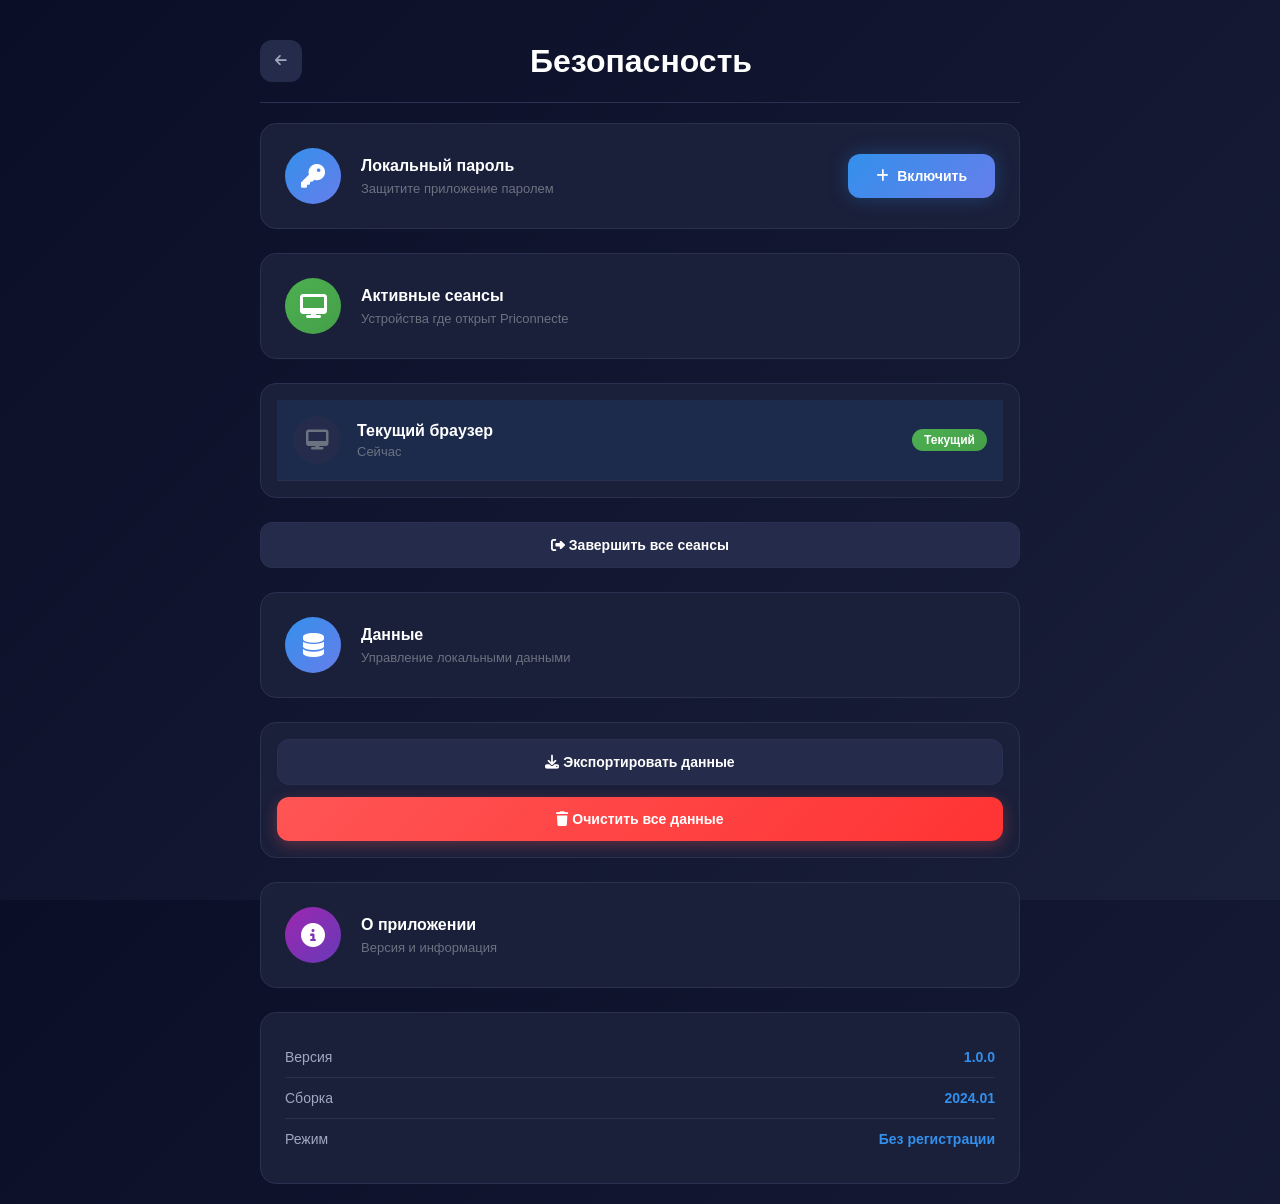
<file: password.html>
<!DOCTYPE html>
<html lang="ru">
<head>
    <meta charset="UTF-8">
    <meta name="viewport" content="width=device-width, initial-scale=1.0">
    <title>Priconnecte | Безопасность</title>
    <link rel="stylesheet" href="https://cdnjs.cloudflare.com/ajax/libs/font-awesome/6.4.0/css/all.min.css">
    <link rel="stylesheet" href="style.css">
</head>
<body class="passwords-page" style="background: var(--secondary-gradient);">

    <div class="passwords-container" style="max-width: 800px; margin: 0 auto; padding: 20px;">
        
        <header class="passwords-header" style="display: flex; align-items: center; justify-content: space-between; padding: 20px 0; margin-bottom: 20px; border-bottom: 1px solid var(--border-color);">
            <button class="icon-btn" onclick="window.location.href='index.html'">
                <i class="fas fa-arrow-left"></i>
            </button>
            <h1 style="font-weight: 600; color: var(--text-primary);">Безопасность</h1>
            <div style="width: 40px"></div>
        </header>

        <div class="passwords-content" style="display: flex; flex-direction: column; gap: 24px;">
            
            <!-- Локальный пароль -->
            <section class="security-section" style="background: var(--bg-secondary); border-radius: var(--border-radius); padding: 24px; display: flex; align-items: center; gap: 20px; border: 1px solid var(--border-color);">
                <div class="section-icon-gradient blue" style="width: 56px; height: 56px; background: var(--accent-gradient); border-radius: 50%; display: flex; align-items: center; justify-content: center; color: white; font-size: 24px;">
                    <i class="fas fa-key"></i>
                </div>
                <div class="section-info" style="flex: 1;">
                    <h2 style="font-weight: 600; color: var(--text-primary); font-size: 16px; margin-bottom: 6px;">Локальный пароль</h2>
                    <p style="color: var(--text-hint); font-size: 13px;">Защитите приложение паролем</p>
                </div>
                <button class="btn-primary-gradient" id="local-pass-btn" onclick="toggleLocalPassword()">
                    <i class="fas fa-plus"></i> Включить
                </button>
            </section>

            <div class="security-form hidden" id="local-password-form" style="background: var(--bg-secondary); border-radius: var(--border-radius); padding: 24px; border: 1px solid var(--border-color);">
                <h3 style="font-weight: 600; color: var(--text-primary); margin-bottom: 20px;"><i class="fas fa-lock" style="color: #3390ec;"></i> Настройка пароля</h3>
                <div class="input-group">
                    <label>Пароль</label>
                    <input type="password" id="local-password" class="input-field-gradient" placeholder="Минимум 4 символа">
                </div>
                <div class="input-group">
                    <label>Подтвердите пароль</label>
                    <input type="password" id="local-password-confirm" class="input-field-gradient" placeholder="Повторите пароль">
                </div>
                <div class="form-actions">
                    <button class="btn-secondary-gradient" onclick="cancelLocalPassword()">Отмена</button>
                    <button class="btn-primary-gradient" onclick="saveLocalPassword()">Сохранить</button>
                </div>
            </div>

            <!-- Активные сеансы -->
            <section class="security-section" style="background: var(--bg-secondary); border-radius: var(--border-radius); padding: 24px; display: flex; align-items: center; gap: 20px; border: 1px solid var(--border-color);">
                <div class="section-icon-gradient green" style="width: 56px; height: 56px; background: var(--success-gradient); border-radius: 50%; display: flex; align-items: center; justify-content: center; color: white; font-size: 24px;">
                    <i class="fas fa-desktop"></i>
                </div>
                <div class="section-info" style="flex: 1;">
                    <h2 style="font-weight: 600; color: var(--text-primary); font-size: 16px; margin-bottom: 6px;">Активные сеансы</h2>
                    <p style="color: var(--text-hint); font-size: 13px;">Устройства где открыт Priconnecte</p>
                </div>
            </section>

            <div class="sessions-list" id="sessions-list" style="background: var(--bg-secondary); border-radius: var(--border-radius); padding: 16px; border: 1px solid var(--border-color);">
                <div class="session-item current" style="display: flex; align-items: center; gap: 16px; padding: 16px; border-bottom: 1px solid var(--border-color); background: rgba(51, 144, 236, 0.1);">
                    <div class="session-icon" style="width: 48px; height: 48px; background: var(--bg-tertiary); border-radius: 50%; display: flex; align-items: center; justify-content: center; color: var(--text-hint); font-size: 20px;">
                        <i class="fas fa-desktop"></i>
                    </div>
                    <div class="session-info" style="flex: 1;">
                        <h4 style="font-weight: 600; color: var(--text-primary); margin-bottom: 4px;">Текущий браузер</h4>
                        <p style="color: var(--text-hint); font-size: 13px;">Сейчас</p>
                    </div>
                    <span class="session-badge" style="background: var(--success-gradient); color: white; font-size: 12px; font-weight: 600; padding: 4px 12px; border-radius: 20px;">Текущий</span>
                </div>
            </div>

            <button class="btn-secondary-gradient full-width" onclick="terminateAllSessions()">
                <i class="fas fa-sign-out-alt"></i> Завершить все сеансы
            </button>

            <!-- Данные -->
            <section class="security-section" style="background: var(--bg-secondary); border-radius: var(--border-radius); padding: 24px; display: flex; align-items: center; gap: 20px; border: 1px solid var(--border-color);">
                <div class="section-icon-gradient blue" style="width: 56px; height: 56px; background: var(--accent-gradient); border-radius: 50%; display: flex; align-items: center; justify-content: center; color: white; font-size: 24px;">
                    <i class="fas fa-database"></i>
                </div>
                <div class="section-info" style="flex: 1;">
                    <h2 style="font-weight: 600; color: var(--text-primary); font-size: 16px; margin-bottom: 6px;">Данные</h2>
                    <p style="color: var(--text-hint); font-size: 13px;">Управление локальными данными</p>
                </div>
            </section>

            <div class="data-settings" style="background: var(--bg-secondary); border-radius: var(--border-radius); padding: 16px; border: 1px solid var(--border-color);">
                <button class="btn-secondary-gradient full-width" onclick="exportData()">
                    <i class="fas fa-download"></i> Экспортировать данные
                </button>
                <button class="btn-danger-gradient full-width" style="margin-top: 12px;" onclick="confirmClearData()">
                    <i class="fas fa-trash"></i> Очистить все данные
                </button>
            </div>

            <!-- О приложении -->
            <section class="security-section" style="background: var(--bg-secondary); border-radius: var(--border-radius); padding: 24px; display: flex; align-items: center; gap: 20px; border: 1px solid var(--border-color);">
                <div class="section-icon-gradient purple" style="width: 56px; height: 56px; background: linear-gradient(135deg, #9c27b0, #673ab7); border-radius: 50%; display: flex; align-items: center; justify-content: center; color: white; font-size: 24px;">
                    <i class="fas fa-info-circle"></i>
                </div>
                <div class="section-info" style="flex: 1;">
                    <h2 style="font-weight: 600; color: var(--text-primary); font-size: 16px; margin-bottom: 6px;">О приложении</h2>
                    <p style="color: var(--text-hint); font-size: 13px;">Версия и информация</p>
                </div>
            </section>

            <div class="app-info" style="background: var(--bg-secondary); border-radius: var(--border-radius); padding: 24px; border: 1px solid var(--border-color);">
                <div class="info-row" style="display: flex; justify-content: space-between; padding: 12px 0; border-bottom: 1px solid var(--border-color);">
                    <span style="color: var(--text-secondary);">Версия</span>
                    <span style="color: #3390ec; font-weight: 600;">1.0.0</span>
                </div>
                <div class="info-row" style="display: flex; justify-content: space-between; padding: 12px 0; border-bottom: 1px solid var(--border-color);">
                    <span style="color: var(--text-secondary);">Сборка</span>
                    <span style="color: #3390ec; font-weight: 600;">2024.01</span>
                </div>
                <div class="info-row" style="display: flex; justify-content: space-between; padding: 12px 0;">
                    <span style="color: var(--text-secondary);">Режим</span>
                    <span style="color: #3390ec; font-weight: 600;">Без регистрации</span>
                </div>
            </div>

        </div>
    </div>

    <div id="notification-container"></div>
    <script src="script.js"></script>
</body>
</html>
</file>
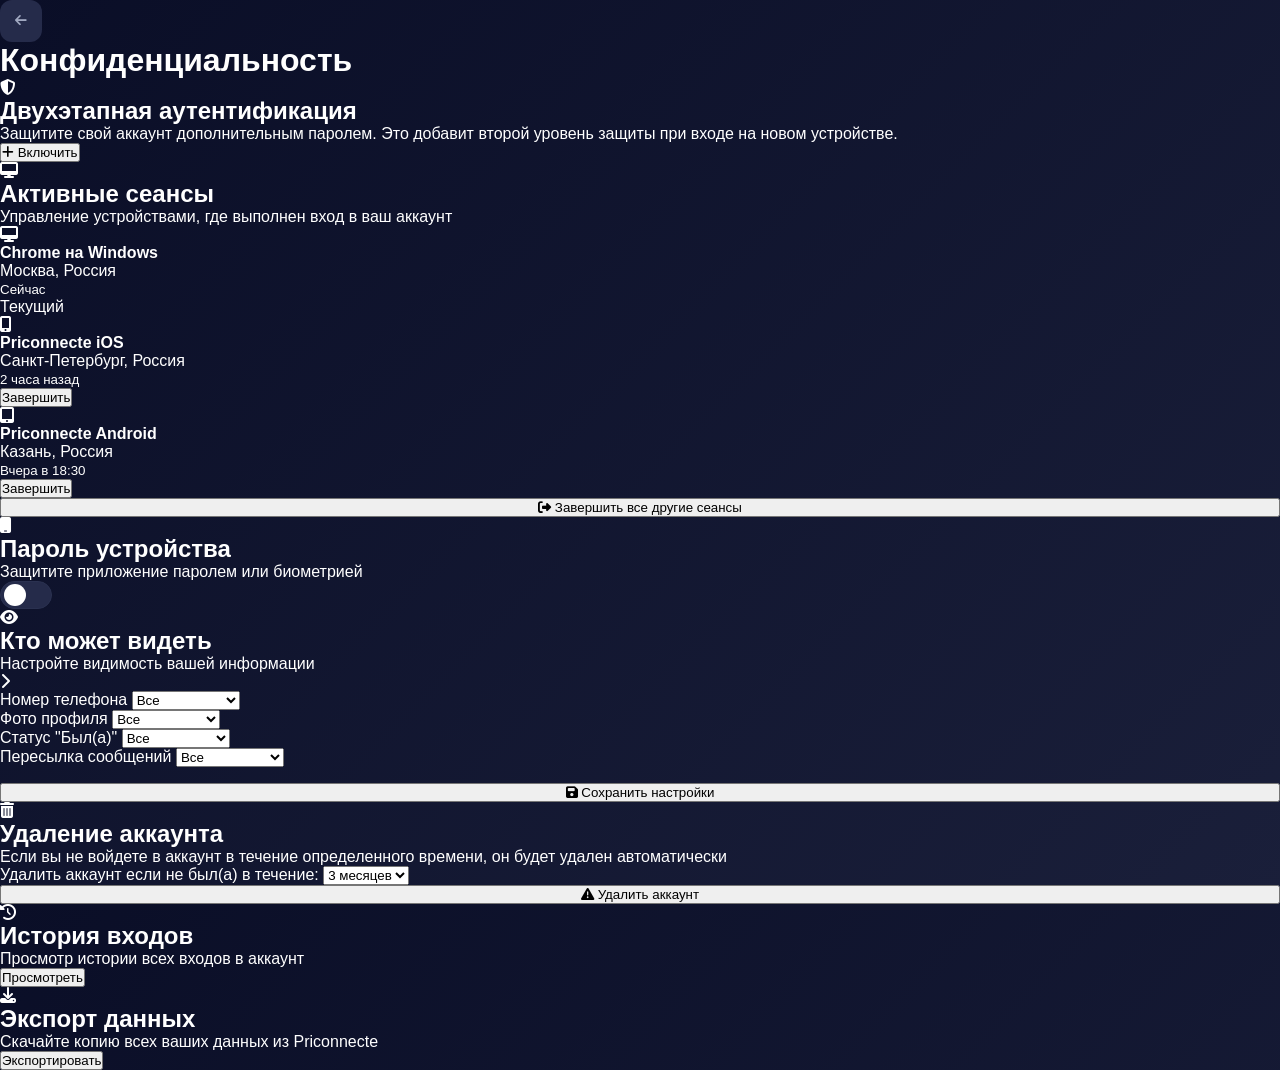
<file: Qwen_html_20260401_2gdoxzcfd.html>
<!DOCTYPE html>
<html lang="ru">
<head>
    <meta charset="UTF-8">
    <meta name="viewport" content="width=device-width, initial-scale=1.0">
    <meta name="description" content="Priconnecte - Настройки безопасности">
    <title>Priconnecte | Конфиденциальность</title>
    <link rel="stylesheet" href="https://cdnjs.cloudflare.com/ajax/libs/font-awesome/6.4.0/css/all.min.css">
    <link rel="stylesheet" href="style.css">
</head>
<body class="passwords-page">

    <!-- ==================== СТРАНИЦА КОНФИДЕНЦИАЛЬНОСТИ ==================== -->
    <div class="passwords-container">
        
        <!-- Хедер -->
        <header class="passwords-header">
            <button class="icon-btn" onclick="window.location.href='index.html'">
                <i class="fas fa-arrow-left"></i>
            </button>
            <h1>Конфиденциальность</h1>
            <div style="width: 40px"></div>
        </header>

        <div class="passwords-content">
            
            <!-- Секция 1: Двухэтапная аутентификация -->
            <section class="security-section">
                <div class="section-icon blue">
                    <i class="fas fa-shield-alt"></i>
                </div>
                <div class="section-info">
                    <h2>Двухэтапная аутентификация</h2>
                    <p class="section-desc">Защитите свой аккаунт дополнительным паролем. Это добавит второй уровень защиты при входе на новом устройстве.</p>
                </div>
                <button class="btn-primary" id="2fa-toggle-btn" onclick="toggle2FASetup()">
                    <i class="fas fa-plus"></i> Включить
                </button>
            </section>

            <!-- Форма настройки 2FA -->
            <div class="security-form hidden" id="2fa-setup-form">
                <h3><i class="fas fa-lock"></i> Настройка пароля</h3>
                <div class="input-group">
                    <label for="2fa-password">Новый пароль</label>
                    <input type="password" id="2fa-password" class="input-field" placeholder="Минимум 6 символов" oninput="checkPasswordStrength(this.value)">
                    <div class="password-strength" id="password-strength">
                        <div class="strength-bar"></div>
                        <span class="strength-text">Сложность пароля</span>
                    </div>
                </div>
                <div class="input-group">
                    <label for="2fa-confirm">Подтвердите пароль</label>
                    <input type="password" id="2fa-confirm" class="input-field" placeholder="Повторите пароль">
                </div>
                <div class="input-group">
                    <label for="2fa-hint">Подсказка для пароля</label>
                    <input type="text" id="2fa-hint" class="input-field" placeholder="Необязательно">
                    <small>Эта подсказка будет показана, если вы забудете пароль</small>
                </div>
                <div class="input-group">
                    <label for="2fa-email">Email для восстановления</label>
                    <input type="email" id="2fa-email" class="input-field" placeholder="example@mail.com">
                    <small>На этот email будет отправлен код для сброса пароля</small>
                </div>
                <div class="form-actions">
                    <button class="btn-secondary" onclick="cancel2FA()">Отмена</button>
                    <button class="btn-primary" onclick="save2FA()">Сохранить</button>
                </div>
            </div>

            <!-- Секция 2: Активные сеансы -->
            <section class="security-section">
                <div class="section-icon green">
                    <i class="fas fa-desktop"></i>
                </div>
                <div class="section-info">
                    <h2>Активные сеансы</h2>
                    <p class="section-desc">Управление устройствами, где выполнен вход в ваш аккаунт</p>
                </div>
            </section>

            <div class="sessions-list" id="sessions-list">
                <div class="session-item current">
                    <div class="session-icon">
                        <i class="fas fa-desktop"></i>
                    </div>
                    <div class="session-info">
                        <h4>Chrome на Windows</h4>
                        <p>Москва, Россия</p>
                        <small class="session-time">Сейчас</small>
                    </div>
                    <span class="session-badge">Текущий</span>
                </div>

                <div class="session-item">
                    <div class="session-icon">
                        <i class="fas fa-mobile-alt"></i>
                    </div>
                    <div class="session-info">
                        <h4>Priconnecte iOS</h4>
                        <p>Санкт-Петербург, Россия</p>
                        <small class="session-time">2 часа назад</small>
                    </div>
                    <button class="btn-text-danger" onclick="terminateSession(this)">Завершить</button>
                </div>

                <div class="session-item">
                    <div class="session-icon">
                        <i class="fas fa-tablet-alt"></i>
                    </div>
                    <div class="session-info">
                        <h4>Priconnecte Android</h4>
                        <p>Казань, Россия</p>
                        <small class="session-time">Вчера в 18:30</small>
                    </div>
                    <button class="btn-text-danger" onclick="terminateSession(this)">Завершить</button>
                </div>
            </div>

            <button class="btn-secondary full-width" onclick="terminateAllSessions()">
                <i class="fas fa-sign-out-alt"></i> Завершить все другие сеансы
            </button>

            <!-- Секция 3: Пароль устройства -->
            <section class="security-section">
                <div class="section-icon orange">
                    <i class="fas fa-mobile"></i>
                </div>
                <div class="section-info">
                    <h2>Пароль устройства</h2>
                    <p class="section-desc">Защитите приложение паролем или биометрией</p>
                </div>
                <label class="switch">
                    <input type="checkbox" id="device-lock">
                    <span class="slider round"></span>
                </label>
            </section>

            <!-- Секция 4: Кто может видеть -->
            <section class="security-section">
                <div class="section-icon purple">
                    <i class="fas fa-eye"></i>
                </div>
                <div class="section-info">
                    <h2>Кто может видеть</h2>
                    <p class="section-desc">Настройте видимость вашей информации</p>
                </div>
                <i class="fas fa-chevron-right"></i>
            </section>

            <div class="privacy-settings">
                <div class="privacy-item">
                    <span>Номер телефона</span>
                    <select id="privacy-phone">
                        <option value="everyone">Все</option>
                        <option value="contacts">Мои контакты</option>
                        <option value="nobody">Никто</option>
                    </select>
                </div>
                <div class="privacy-item">
                    <span>Фото профиля</span>
                    <select id="privacy-photo">
                        <option value="everyone">Все</option>
                        <option value="contacts">Мои контакты</option>
                        <option value="nobody">Никто</option>
                    </select>
                </div>
                <div class="privacy-item">
                    <span>Статус "Был(а)"</span>
                    <select id="privacy-lastseen">
                        <option value="everyone">Все</option>
                        <option value="contacts">Мои контакты</option>
                        <option value="nobody">Никто</option>
                    </select>
                </div>
                <div class="privacy-item">
                    <span>Пересылка сообщений</span>
                    <select id="privacy-forward">
                        <option value="everyone">Все</option>
                        <option value="contacts">Мои контакты</option>
                        <option value="nobody">Никто</option>
                    </select>
                </div>
            </div>

            <button class="btn-primary full-width" onclick="savePrivacySettings()" style="margin-top: 16px;">
                <i class="fas fa-save"></i> Сохранить настройки
            </button>

            <!-- Секция 5: Удаление аккаунта -->
            <section class="security-section danger-section">
                <div class="section-icon red">
                    <i class="fas fa-trash-alt"></i>
                </div>
                <div class="section-info">
                    <h2>Удаление аккаунта</h2>
                    <p class="section-desc">Если вы не войдете в аккаунт в течение определенного времени, он будет удален автоматически</p>
                </div>
            </section>

            <div class="auto-delete-settings">
                <label>Удалить аккаунт если не был(а) в течение:</label>
                <select id="auto-delete-period">
                    <option value="1">1 месяца</option>
                    <option value="3" selected>3 месяцев</option>
                    <option value="6">6 месяцев</option>
                    <option value="12">1 года</option>
                </select>
            </div>

            <button class="btn-danger full-width" onclick="confirmDeleteAccount()">
                <i class="fas fa-exclamation-triangle"></i> Удалить аккаунт
            </button>

            <!-- Секция 6: История входов -->
            <section class="security-section">
                <div class="section-icon gray">
                    <i class="fas fa-history"></i>
                </div>
                <div class="section-info">
                    <h2>История входов</h2>
                    <p class="section-desc">Просмотр истории всех входов в аккаунт</p>
                </div>
                <button class="btn-text" onclick="viewLoginHistory()">Просмотреть</button>
            </section>

            <!-- Секция 7: Экспорт данных -->
            <section class="security-section">
                <div class="section-icon blue">
                    <i class="fas fa-download"></i>
                </div>
                <div class="section-info">
                    <h2>Экспорт данных</h2>
                    <p class="section-desc">Скачайте копию всех ваших данных из Priconnecte</p>
                </div>
                <button class="btn-text" onclick="exportData()">Экспортировать</button>
            </section>

        </div>
    </div>

    <!-- Модальное окно подтверждения удаления -->
    <div class="modal-overlay hidden" id="delete-confirm-modal">
        <div class="modal-window danger-modal">
            <div class="modal-header">
                <h3><i class="fas fa-exclamation-triangle"></i> Удаление аккаунта</h3>
                <button class="icon-btn" onclick="closeModal('delete-confirm-modal')"><i class="fas fa-times"></i></button>
            </div>
            <div class="modal-body">
                <p class="danger-text">
                    <strong>Внимание!</strong> Это действие необратимо. Все ваши сообщения, контакты и файлы будут удалены навсегда.
                </p>
                <div class="input-group">
                    <label for="delete-confirm-code">Введите код из SMS для подтверждения</label>
                    <input type="text" id="delete-confirm-code" class="input-field" placeholder="Код подтверждения">
                </div>
                <div class="form-actions">
                    <button class="btn-secondary" onclick="closeModal('delete-confirm-modal')">Отмена</button>
                    <button class="btn-danger" onclick="deleteAccount()">Удалить</button>
                </div>
            </div>
        </div>
    </div>

    <!-- Уведомления -->
    <div id="notification-container"></div>

    <script src="script.js"></script>
</body>
</html>
</file>
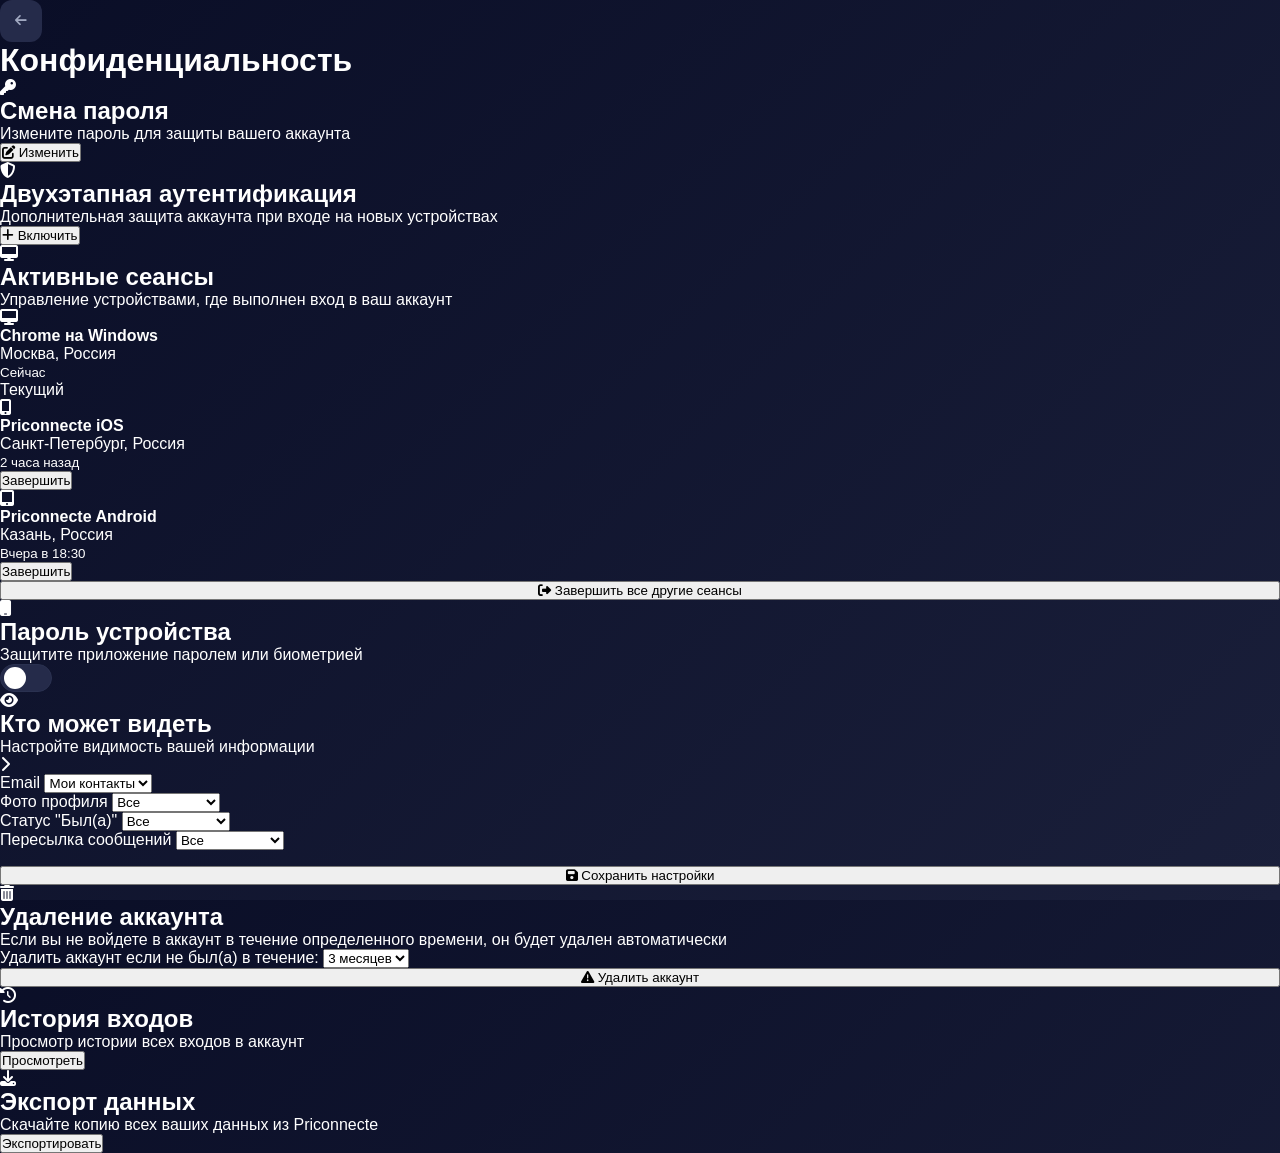
<file: Qwen_html_20260401_67p8yuu3l.html>
<!DOCTYPE html>
<html lang="ru">
<head>
    <meta charset="UTF-8">
    <meta name="viewport" content="width=device-width, initial-scale=1.0">
    <meta name="description" content="Priconnecte - Настройки безопасности">
    <title>Priconnecte | Конфиденциальность</title>
    <link rel="stylesheet" href="https://cdnjs.cloudflare.com/ajax/libs/font-awesome/6.4.0/css/all.min.css">
    <link rel="stylesheet" href="style.css">
</head>
<body class="passwords-page">

    <!-- ==================== СТРАНИЦА КОНФИДЕНЦИАЛЬНОСТИ ==================== -->
    <div class="passwords-container">
        
        <!-- Хедер -->
        <header class="passwords-header">
            <button class="icon-btn" onclick="window.location.href='index.html'">
                <i class="fas fa-arrow-left"></i>
            </button>
            <h1>Конфиденциальность</h1>
            <div style="width: 40px"></div>
        </header>

        <div class="passwords-content">
            
            <!-- Секция 1: Смена пароля -->
            <section class="security-section">
                <div class="section-icon blue">
                    <i class="fas fa-key"></i>
                </div>
                <div class="section-info">
                    <h2>Смена пароля</h2>
                    <p class="section-desc">Измените пароль для защиты вашего аккаунта</p>
                </div>
                <button class="btn-primary" onclick="toggleChangePassword()">
                    <i class="fas fa-edit"></i> Изменить
                </button>
            </section>

            <!-- Форма смены пароля -->
            <div class="security-form hidden" id="change-password-form">
                <h3><i class="fas fa-lock"></i> Новый пароль</h3>
                <div class="input-group">
                    <label for="current-password">Текущий пароль</label>
                    <input type="password" id="current-password" class="input-field" placeholder="Введите текущий пароль">
                </div>
                <div class="input-group">
                    <label for="new-password">Новый пароль</label>
                    <input type="password" id="new-password" class="input-field" placeholder="Минимум 6 символов" oninput="checkPasswordStrength(this.value)">
                    <div class="password-strength" id="password-strength">
                        <div class="strength-bar"></div>
                        <span class="strength-text">Сложность пароля</span>
                    </div>
                </div>
                <div class="input-group">
                    <label for="confirm-password">Подтвердите новый пароль</label>
                    <input type="password" id="confirm-password" class="input-field" placeholder="Повторите новый пароль">
                </div>
                <div class="form-actions">
                    <button class="btn-secondary" onclick="cancelChangePassword()">Отмена</button>
                    <button class="btn-primary" onclick="saveNewPassword()">Сохранить</button>
                </div>
            </div>

            <!-- Секция 2: Двухэтапная аутентификация -->
            <section class="security-section">
                <div class="section-icon green">
                    <i class="fas fa-shield-alt"></i>
                </div>
                <div class="section-info">
                    <h2>Двухэтапная аутентификация</h2>
                    <p class="section-desc">Дополнительная защита аккаунта при входе на новых устройствах</p>
                </div>
                <button class="btn-primary" id="2fa-toggle-btn" onclick="toggle2FASetup()">
                    <i class="fas fa-plus"></i> Включить
                </button>
            </section>

            <!-- Форма настройки 2FA -->
            <div class="security-form hidden" id="2fa-setup-form">
                <h3><i class="fas fa-shield-alt"></i> Настройка 2FA</h3>
                <div class="input-group">
                    <label for="2fa-password">Пароль для 2FA</label>
                    <input type="password" id="2fa-password" class="input-field" placeholder="Минимум 6 символов" oninput="checkPasswordStrength(this.value)">
                    <div class="password-strength" id="2fa-password-strength">
                        <div class="strength-bar"></div>
                        <span class="strength-text">Сложность пароля</span>
                    </div>
                </div>
                <div class="input-group">
                    <label for="2fa-confirm">Подтвердите пароль</label>
                    <input type="password" id="2fa-confirm" class="input-field" placeholder="Повторите пароль">
                </div>
                <div class="input-group">
                    <label for="2fa-hint">Подсказка для пароля</label>
                    <input type="text" id="2fa-hint" class="input-field" placeholder="Необязательно">
                    <small>Эта подсказка будет показана, если вы забудете пароль</small>
                </div>
                <div class="input-group">
                    <label for="2fa-email">Email для восстановления</label>
                    <input type="email" id="2fa-email" class="input-field" placeholder="example@mail.com">
                    <small>На этот email будет отправлен код для сброса пароля</small>
                </div>
                <div class="form-actions">
                    <button class="btn-secondary" onclick="cancel2FA()">Отмена</button>
                    <button class="btn-primary" onclick="save2FA()">Сохранить</button>
                </div>
            </div>

            <!-- Секция 3: Активные сеансы -->
            <section class="security-section">
                <div class="section-icon purple">
                    <i class="fas fa-desktop"></i>
                </div>
                <div class="section-info">
                    <h2>Активные сеансы</h2>
                    <p class="section-desc">Управление устройствами, где выполнен вход в ваш аккаунт</p>
                </div>
            </section>

            <div class="sessions-list" id="sessions-list">
                <div class="session-item current">
                    <div class="session-icon">
                        <i class="fas fa-desktop"></i>
                    </div>
                    <div class="session-info">
                        <h4>Chrome на Windows</h4>
                        <p>Москва, Россия</p>
                        <small class="session-time">Сейчас</small>
                    </div>
                    <span class="session-badge">Текущий</span>
                </div>

                <div class="session-item" data-session-id="session-2">
                    <div class="session-icon">
                        <i class="fas fa-mobile-alt"></i>
                    </div>
                    <div class="session-info">
                        <h4>Priconnecte iOS</h4>
                        <p>Санкт-Петербург, Россия</p>
                        <small class="session-time">2 часа назад</small>
                    </div>
                    <button class="btn-text-danger" onclick="terminateSession(this)">Завершить</button>
                </div>

                <div class="session-item" data-session-id="session-3">
                    <div class="session-icon">
                        <i class="fas fa-tablet-alt"></i>
                    </div>
                    <div class="session-info">
                        <h4>Priconnecte Android</h4>
                        <p>Казань, Россия</p>
                        <small class="session-time">Вчера в 18:30</small>
                    </div>
                    <button class="btn-text-danger" onclick="terminateSession(this)">Завершить</button>
                </div>
            </div>

            <button class="btn-secondary full-width" onclick="terminateAllSessions()">
                <i class="fas fa-sign-out-alt"></i> Завершить все другие сеансы
            </button>

            <!-- Секция 4: Пароль устройства -->
            <section class="security-section">
                <div class="section-icon orange">
                    <i class="fas fa-mobile"></i>
                </div>
                <div class="section-info">
                    <h2>Пароль устройства</h2>
                    <p class="section-desc">Защитите приложение паролем или биометрией</p>
                </div>
                <label class="switch">
                    <input type="checkbox" id="device-lock">
                    <span class="slider round"></span>
                </label>
            </section>

            <!-- Секция 5: Кто может видеть -->
            <section class="security-section">
                <div class="section-icon blue">
                    <i class="fas fa-eye"></i>
                </div>
                <div class="section-info">
                    <h2>Кто может видеть</h2>
                    <p class="section-desc">Настройте видимость вашей информации</p>
                </div>
                <i class="fas fa-chevron-right"></i>
            </section>

            <div class="privacy-settings">
                <div class="privacy-item">
                    <span>Email</span>
                    <select id="privacy-email">
                        <option value="contacts">Мои контакты</option>
                        <option value="everyone">Все</option>
                        <option value="nobody">Никто</option>
                    </select>
                </div>
                <div class="privacy-item">
                    <span>Фото профиля</span>
                    <select id="privacy-photo">
                        <option value="everyone">Все</option>
                        <option value="contacts">Мои контакты</option>
                        <option value="nobody">Никто</option>
                    </select>
                </div>
                <div class="privacy-item">
                    <span>Статус "Был(а)"</span>
                    <select id="privacy-lastseen">
                        <option value="everyone">Все</option>
                        <option value="contacts">Мои контакты</option>
                        <option value="nobody">Никто</option>
                    </select>
                </div>
                <div class="privacy-item">
                    <span>Пересылка сообщений</span>
                    <select id="privacy-forward">
                        <option value="everyone">Все</option>
                        <option value="contacts">Мои контакты</option>
                        <option value="nobody">Никто</option>
                    </select>
                </div>
            </div>

            <button class="btn-primary full-width" onclick="savePrivacySettings()" style="margin-top: 16px;">
                <i class="fas fa-save"></i> Сохранить настройки
            </button>

            <!-- Секция 6: Удаление аккаунта -->
            <section class="security-section danger-section">
                <div class="section-icon red">
                    <i class="fas fa-trash-alt"></i>
                </div>
                <div class="section-info">
                    <h2>Удаление аккаунта</h2>
                    <p class="section-desc">Если вы не войдете в аккаунт в течение определенного времени, он будет удален автоматически</p>
                </div>
            </section>

            <div class="auto-delete-settings">
                <label>Удалить аккаунт если не был(а) в течение:</label>
                <select id="auto-delete-period">
                    <option value="1">1 месяца</option>
                    <option value="3" selected>3 месяцев</option>
                    <option value="6">6 месяцев</option>
                    <option value="12">1 года</option>
                </select>
            </div>

            <button class="btn-danger full-width" onclick="confirmDeleteAccount()">
                <i class="fas fa-exclamation-triangle"></i> Удалить аккаунт
            </button>

            <!-- Секция 7: История входов -->
            <section class="security-section">
                <div class="section-icon gray">
                    <i class="fas fa-history"></i>
                </div>
                <div class="section-info">
                    <h2>История входов</h2>
                    <p class="section-desc">Просмотр истории всех входов в аккаунт</p>
                </div>
                <button class="btn-text" onclick="viewLoginHistory()">Просмотреть</button>
            </section>

            <!-- Секция 8: Экспорт данных -->
            <section class="security-section">
                <div class="section-icon blue">
                    <i class="fas fa-download"></i>
                </div>
                <div class="section-info">
                    <h2>Экспорт данных</h2>
                    <p class="section-desc">Скачайте копию всех ваших данных из Priconnecte</p>
                </div>
                <button class="btn-text" onclick="exportData()">Экспортировать</button>
            </section>

        </div>
    </div>

    <!-- Модальное окно подтверждения удаления -->
    <div class="modal-overlay hidden" id="delete-confirm-modal">
        <div class="modal-window danger-modal">
            <div class="modal-header">
                <h3><i class="fas fa-exclamation-triangle"></i> Удаление аккаунта</h3>
                <button class="icon-btn" onclick="closeModal('delete-confirm-modal')"><i class="fas fa-times"></i></button>
            </div>
            <div class="modal-body">
                <p class="danger-text">
                    <strong>Внимание!</strong> Это действие необратимо. Все ваши сообщения, контакты и файлы будут удалены навсегда.
                </p>
                <div class="input-group">
                    <label for="delete-confirm-password">Введите пароль для подтверждения</label>
                    <input type="password" id="delete-confirm-password" class="input-field" placeholder="Ваш пароль">
                </div>
                <div class="form-actions">
                    <button class="btn-secondary" onclick="closeModal('delete-confirm-modal')">Отмена</button>
                    <button class="btn-danger" onclick="deleteAccount()">Удалить</button>
                </div>
            </div>
        </div>
    </div>

    <!-- Уведомления -->
    <div id="notification-container"></div>

    <script src="script.js"></script>
</body>
</html>
</file>
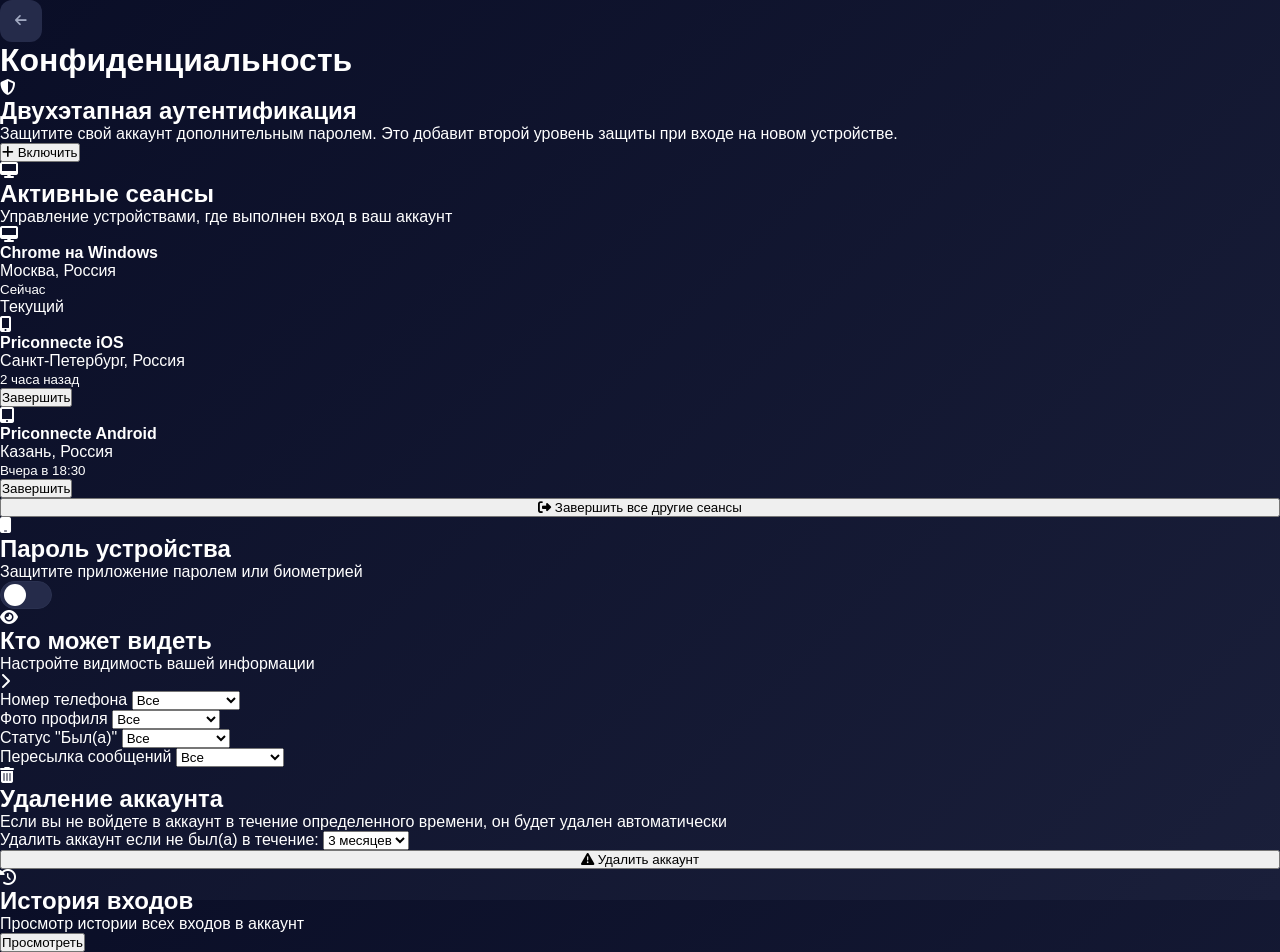
<file: Qwen_html_20260401_gaojv4ucr.html>
<!DOCTYPE html>
<html lang="ru">
<head>
    <meta charset="UTF-8">
    <meta name="viewport" content="width=device-width, initial-scale=1.0">
    <title>Priconnecte | Конфиденциальность</title>
    <link rel="stylesheet" href="https://cdnjs.cloudflare.com/ajax/libs/font-awesome/6.4.0/css/all.min.css">
    <link rel="stylesheet" href="style.css">
</head>
<body class="passwords-page">

    <!-- ==================== СТРАНИЦА КОНФИДЕНЦИАЛЬНОСТИ ==================== -->
    <div class="passwords-container">
        
        <!-- Хедер -->
        <header class="passwords-header">
            <button class="icon-btn" onclick="window.location.href='index.html'">
                <i class="fas fa-arrow-left"></i>
            </button>
            <h1>Конфиденциальность</h1>
            <div style="width: 40px"></div>
        </header>

        <div class="passwords-content">
            
            <!-- Секция 1: Двухэтапная аутентификация -->
            <section class="security-section">
                <div class="section-icon blue">
                    <i class="fas fa-shield-alt"></i>
                </div>
                <div class="section-info">
                    <h2>Двухэтапная аутентификация</h2>
                    <p class="section-desc">Защитите свой аккаунт дополнительным паролем. Это добавит второй уровень защиты при входе на новом устройстве.</p>
                </div>
                <button class="btn-primary" id="2fa-toggle-btn" onclick="toggle2FASetup()">
                    <i class="fas fa-plus"></i> Включить
                </button>
            </section>

            <!-- Форма настройки 2FA -->
            <div class="security-form hidden" id="2fa-setup-form">
                <h3>Настройка пароля</h3>
                <div class="input-group">
                    <label for="2fa-password">Новый пароль</label>
                    <input type="password" id="2fa-password" class="input-field" placeholder="Минимум 6 символов">
                    <div class="password-strength" id="password-strength">
                        <div class="strength-bar"></div>
                        <span class="strength-text">Сложность пароля</span>
                    </div>
                </div>
                <div class="input-group">
                    <label for="2fa-confirm">Подтвердите пароль</label>
                    <input type="password" id="2fa-confirm" class="input-field" placeholder="Повторите пароль">
                </div>
                <div class="input-group">
                    <label for="2fa-hint">Подсказка для пароля</label>
                    <input type="text" id="2fa-hint" class="input-field" placeholder="Необязательно">
                    <small>Эта подсказка будет показана, если вы забудете пароль</small>
                </div>
                <div class="input-group">
                    <label for="2fa-email">Email для восстановления</label>
                    <input type="email" id="2fa-email" class="input-field" placeholder="example@mail.com">
                    <small>На этот email будет отправлен код для сброса пароля</small>
                </div>
                <div class="form-actions">
                    <button class="btn-secondary" onclick="cancel2FA()">Отмена</button>
                    <button class="btn-primary" onclick="save2FA()">Сохранить</button>
                </div>
            </div>

            <!-- Секция 2: Активные сеансы -->
            <section class="security-section">
                <div class="section-icon green">
                    <i class="fas fa-desktop"></i>
                </div>
                <div class="section-info">
                    <h2>Активные сеансы</h2>
                    <p class="section-desc">Управление устройствами, где выполнен вход в ваш аккаунт</p>
                </div>
            </section>

            <div class="sessions-list">
                <div class="session-item current">
                    <div class="session-icon">
                        <i class="fas fa-desktop"></i>
                    </div>
                    <div class="session-info">
                        <h4>Chrome на Windows</h4>
                        <p>Москва, Россия</p>
                        <small class="session-time">Сейчас</small>
                    </div>
                    <span class="session-badge">Текущий</span>
                </div>

                <div class="session-item">
                    <div class="session-icon">
                        <i class="fas fa-mobile-alt"></i>
                    </div>
                    <div class="session-info">
                        <h4>Priconnecte iOS</h4>
                        <p>Санкт-Петербург, Россия</p>
                        <small class="session-time">2 часа назад</small>
                    </div>
                    <button class="btn-text-danger" onclick="terminateSession(this)">Завершить</button>
                </div>

                <div class="session-item">
                    <div class="session-icon">
                        <i class="fas fa-tablet-alt"></i>
                    </div>
                    <div class="session-info">
                        <h4>Priconnecte Android</h4>
                        <p>Казань, Россия</p>
                        <small class="session-time">Вчера в 18:30</small>
                    </div>
                    <button class="btn-text-danger" onclick="terminateSession(this)">Завершить</button>
                </div>
            </div>

            <button class="btn-secondary full-width" onclick="terminateAllSessions()">
                <i class="fas fa-sign-out-alt"></i> Завершить все другие сеансы
            </button>

            <!-- Секция 3: Пароль устройства -->
            <section class="security-section">
                <div class="section-icon orange">
                    <i class="fas fa-mobile"></i>
                </div>
                <div class="section-info">
                    <h2>Пароль устройства</h2>
                    <p class="section-desc">Защитите приложение паролем или биометрией</p>
                </div>
                <label class="switch">
                    <input type="checkbox" id="device-lock">
                    <span class="slider round"></span>
                </label>
            </section>

            <!-- Секция 4: Кто может видеть -->
            <section class="security-section">
                <div class="section-icon purple">
                    <i class="fas fa-eye"></i>
                </div>
                <div class="section-info">
                    <h2>Кто может видеть</h2>
                    <p class="section-desc">Настройте видимость вашей информации</p>
                </div>
                <i class="fas fa-chevron-right"></i>
            </section>

            <div class="privacy-settings">
                <div class="privacy-item">
                    <span>Номер телефона</span>
                    <select>
                        <option>Все</option>
                        <option>Мои контакты</option>
                        <option>Никто</option>
                    </select>
                </div>
                <div class="privacy-item">
                    <span>Фото профиля</span>
                    <select>
                        <option>Все</option>
                        <option>Мои контакты</option>
                        <option>Никто</option>
                    </select>
                </div>
                <div class="privacy-item">
                    <span>Статус "Был(а)"</span>
                    <select>
                        <option>Все</option>
                        <option>Мои контакты</option>
                        <option>Никто</option>
                    </select>
                </div>
                <div class="privacy-item">
                    <span>Пересылка сообщений</span>
                    <select>
                        <option>Все</option>
                        <option>Мои контакты</option>
                        <option>Никто</option>
                    </select>
                </div>
            </div>

            <!-- Секция 5: Удаление аккаунта -->
            <section class="security-section danger-section">
                <div class="section-icon red">
                    <i class="fas fa-trash-alt"></i>
                </div>
                <div class="section-info">
                    <h2>Удаление аккаунта</h2>
                    <p class="section-desc">Если вы не войдете в аккаунт в течение определенного времени, он будет удален автоматически</p>
                </div>
            </section>

            <div class="auto-delete-settings">
                <label>Удалить аккаунт если не был(а) в течение:</label>
                <select id="auto-delete-period">
                    <option value="1">1 месяца</option>
                    <option value="3" selected>3 месяцев</option>
                    <option value="6">6 месяцев</option>
                    <option value="12">1 года</option>
                </select>
            </div>

            <button class="btn-danger full-width" onclick="confirmDeleteAccount()">
                <i class="fas fa-exclamation-triangle"></i> Удалить аккаунт
            </button>

            <!-- Секция 6: История входов -->
            <section class="security-section">
                <div class="section-icon gray">
                    <i class="fas fa-history"></i>
                </div>
                <div class="section-info">
                    <h2>История входов</h2>
                    <p class="section-desc">Просмотр истории всех входов в аккаунт</p>
                </div>
                <button class="btn-text" onclick="viewLoginHistory()">Просмотреть</button>
            </section>

        </div>
    </div>

    <!-- Модальное окно подтверждения удаления -->
    <div class="modal-overlay hidden" id="delete-confirm-modal">
        <div class="modal-window danger-modal">
            <div class="modal-header">
                <h3><i class="fas fa-exclamation-triangle"></i> Удаление аккаунта</h3>
                <button class="icon-btn" onclick="closeModal('delete-confirm-modal')"><i class="fas fa-times"></i></button>
            </div>
            <div class="modal-body">
                <p class="danger-text">
                    <strong>Внимание!</strong> Это действие необратимо. Все ваши сообщения, контакты и файлы будут удалены навсегда.
                </p>
                <div class="input-group">
                    <label for="delete-confirm-code">Введите код из SMS для подтверждения</label>
                    <input type="text" id="delete-confirm-code" class="input-field" placeholder="Код подтверждения">
                </div>
                <div class="form-actions">
                    <button class="btn-secondary" onclick="closeModal('delete-confirm-modal')">Отмена</button>
                    <button class="btn-danger" onclick="deleteAccount()">Удалить</button>
                </div>
            </div>
        </div>
    </div>

    <script src="script.js"></script>
</body>
</html>
</file>
<file: style.css>
/* ========================================== */
/* ПЕРЕМЕННЫЕ И БАЗОВЫЕ НАСТРОЙКИ             */
/* ========================================== */
:root {
    /* Градиентная цветовая палитра */
    --primary-gradient: linear-gradient(135deg, #667eea 0%, #764ba2 100%);
    --secondary-gradient: linear-gradient(135deg, #0a0e27 0%, #1a1f3a 100%);
    --accent-gradient: linear-gradient(135deg, #3390ec 0%, #667eea 100%);
    --danger-gradient: linear-gradient(135deg, #ff5555 0%, #ff3333 100%);
    --success-gradient: linear-gradient(135deg, #4caf50 0%, #45a049 100%);
    
    /* Цвета */
    --bg-primary: #0a0e27;
    --bg-secondary: #1a1f3a;
    --bg-tertiary: #252b4a;
    --bg-chat: #0f1428;
    
    --text-primary: #ffffff;
    --text-secondary: #a0a8c0;
    --text-hint: #6b7280;
    
    --border-color: #2a3150;
    --hover-color: #252b4a;
    --active-color: #3390ec20;
    
    --message-in-bg: #1a1f3a;
    --message-out-bg: #3390ec;
    
    --shadow-sm: 0 2px 8px rgba(0,0,0,0.3);
    --shadow-md: 0 4px 16px rgba(0,0,0,0.4);
    --shadow-lg: 0 8px 32px rgba(0,0,0,0.5);
    --shadow-glow: 0 0 20px rgba(51, 144, 236, 0.3);
    
    --font-family: 'Segoe UI', -apple-system, BlinkMacSystemFont, Roboto, sans-serif;
    --transition-speed: 0.3s;
    --border-radius: 16px;
    --border-radius-sm: 12px;
    --border-radius-lg: 24px;
}

/* ========================================== */
/* БАЗОВЫЕ СТИЛИ                              */
/* ========================================== */
* {
    margin: 0;
    padding: 0;
    box-sizing: border-box;
    outline: none;
}

body {
    font-family: var(--font-family);
    background: var(--secondary-gradient);
    color: var(--text-primary);
    height: 100vh;
    overflow: hidden;
    -webkit-font-smoothing: antialiased;
    -moz-osx-font-smoothing: grayscale;
}

/* Скроллбар */
::-webkit-scrollbar {
    width: 6px;
}

::-webkit-scrollbar-track {
    background: transparent;
}

::-webkit-scrollbar-thumb {
    background: var(--border-color);
    border-radius: 3px;
}

::-webkit-scrollbar-thumb:hover {
    background: var(--text-hint);
}

/* ========================================== */
/* ГЛАВНОЕ ПРИЛОЖЕНИЕ                         */
/* ========================================== */
#main-app {
    display: flex;
    width: 100%;
    height: 100vh;
    background: var(--bg-primary);
}

/* ========================================== */
/* ЛЕВАЯ ПАНЕЛЬ                               */
/* ========================================== */
.sidebar {
    width: 400px;
    background: var(--bg-secondary);
    border-right: 1px solid var(--border-color);
    display: flex;
    flex-direction: column;
    position: relative;
}

.sidebar-header {
    padding: 20px;
    display: flex;
    justify-content: space-between;
    align-items: center;
    border-bottom: 1px solid var(--border-color);
}

.logo-section {
    display: flex;
    align-items: center;
    gap: 12px;
}

.logo-icon-gradient {
    width: 48px;
    height: 48px;
    background: var(--accent-gradient);
    border-radius: 14px;
    display: flex;
    align-items: center;
    justify-content: center;
    box-shadow: var(--shadow-glow);
}

.logo-icon-gradient i {
    font-size: 22px;
    color: white;
}

.logo-text {
    font-size: 22px;
    font-weight: 700;
    background: var(--accent-gradient);
    -webkit-background-clip: text;
    -webkit-text-fill-color: transparent;
    background-clip: text;
}

.icon-btn {
    background: var(--bg-tertiary);
    border: none;
    color: var(--text-secondary);
    cursor: pointer;
    padding: 10px;
    border-radius: 12px;
    transition: all var(--transition-speed);
    display: flex;
    align-items: center;
    justify-content: center;
    width: 42px;
    height: 42px;
}

.icon-btn:hover {
    background: var(--hover-color);
    color: var(--text-primary);
    transform: translateY(-2px);
}

.search-section {
    padding: 16px 20px;
}

.search-container {
    background: var(--bg-tertiary);
    border-radius: var(--border-radius-sm);
    padding: 12px 16px;
    display: flex;
    align-items: center;
    gap: 12px;
    border: 1px solid var(--border-color);
    transition: all var(--transition-speed);
}

.search-container:focus-within {
    border-color: #3390ec;
    box-shadow: var(--shadow-glow);
}

.search-container i {
    color: var(--text-hint);
}

.search-container input {
    flex: 1;
    border: none;
    background: transparent;
    font-size: 14px;
    color: var(--text-primary);
}

.search-container input::placeholder {
    color: var(--text-hint);
}

/* Мини-профиль */
.user-profile-mini {
    display: flex;
    align-items: center;
    gap: 14px;
    padding: 16px 20px;
    border-bottom: 1px solid var(--border-color);
    cursor: pointer;
    transition: all var(--transition-speed);
    background: var(--bg-tertiary);
    margin: 0 16px;
    border-radius: var(--border-radius-sm);
}

.user-profile-mini:hover {
    background: var(--hover-color);
    transform: translateX(4px);
}

.avatar-gradient {
    width: 50px;
    height: 50px;
    background: var(--accent-gradient);
    border-radius: 16px;
    display: flex;
    justify-content: center;
    align-items: center;
    color: white;
    font-weight: 700;
    font-size: 20px;
    flex-shrink: 0;
    box-shadow: var(--shadow-glow);
}

.user-info-mini {
    display: flex;
    flex-direction: column;
    flex: 1;
}

.user-name {
    font-weight: 600;
    color: var(--text-primary);
    font-size: 15px;
}

.user-status {
    font-size: 12px;
    color: var(--text-hint);
    display: flex;
    align-items: center;
    gap: 6px;
}

.online-dot {
    width: 6px;
    height: 6px;
    background: #4caf50;
    border-radius: 50%;
    animation: pulse 2s infinite;
}

@keyframes pulse {
    0%, 100% { opacity: 1; }
    50% { opacity: 0.5; }
}

.chevron-icon {
    color: var(--text-hint);
    font-size: 14px;
    transition: transform var(--transition-speed);
}

.user-profile-mini:hover .chevron-icon {
    transform: translateX(4px);
    color: var(--text-primary);
}

/* Вкладки чатов */
.chat-tabs {
    display: flex;
    padding: 12px 16px;
    gap: 8px;
    border-bottom: 1px solid var(--border-color);
}

.tab-btn {
    flex: 1;
    background: transparent;
    border: none;
    color: var(--text-hint);
    padding: 10px;
    border-radius: var(--border-radius-sm);
    cursor: pointer;
    font-size: 13px;
    font-weight: 600;
    transition: all var(--transition-speed);
    display: flex;
    align-items: center;
    justify-content: center;
    gap: 6px;
}

.tab-btn:hover {
    background: var(--hover-color);
    color: var(--text-primary);
}

.tab-btn.active {
    background: var(--accent-gradient);
    color: white;
    box-shadow: var(--shadow-glow);
}

/* Список чатов */
.chat-list {
    flex: 1;
    overflow-y: auto;
    padding: 8px;
}

.chat-item {
    display: flex;
    padding: 14px 16px;
    cursor: pointer;
    transition: all var(--transition-speed);
    align-items: center;
    gap: 14px;
    border-radius: var(--border-radius-sm);
    margin-bottom: 4px;
}

.chat-item:hover {
    background: var(--hover-color);
}

.chat-item.active {
    background: var(--active-color);
    border-left: 3px solid #3390ec;
}

.chat-info {
    flex: 1;
    overflow: hidden;
}

.chat-top {
    display: flex;
    justify-content: space-between;
    align-items: center;
    margin-bottom: 6px;
}

.chat-top h4 {
    font-weight: 600;
    color: var(--text-primary);
    font-size: 15px;
    white-space: nowrap;
    overflow: hidden;
    text-overflow: ellipsis;
}

.chat-top .time {
    font-size: 12px;
    color: var(--text-hint);
    flex-shrink: 0;
    margin-left: 8px;
}

.chat-bottom {
    display: flex;
    justify-content: space-between;
    align-items: center;
}

.last-message {
    font-size: 13px;
    color: var(--text-hint);
    white-space: nowrap;
    overflow: hidden;
    text-overflow: ellipsis;
    flex: 1;
}

.badge {
    background: var(--accent-gradient);
    color: white;
    font-size: 11px;
    font-weight: 700;
    padding: 4px 10px;
    border-radius: 20px;
    min-width: 22px;
    text-align: center;
    flex-shrink: 0;
    margin-left: 8px;
    box-shadow: var(--shadow-glow);
}

/* Контекстное меню */
.context-menu {
    position: absolute;
    top: 80px;
    left: 16px;
    right: 16px;
    background: var(--bg-tertiary);
    border-radius: var(--border-radius-sm);
    box-shadow: var(--shadow-lg);
    padding: 8px 0;
    z-index: 100;
    border: 1px solid var(--border-color);
}

.menu-item {
    padding: 14px 20px;
    display: flex;
    align-items: center;
    gap: 14px;
    cursor: pointer;
    color: var(--text-primary);
    font-size: 14px;
    transition: all var(--transition-speed);
}

.menu-item:hover {
    background: var(--hover-color);
}

.menu-item i {
    width: 20px;
    text-align: center;
    color: var(--text-hint);
}

.menu-item.danger {
    color: #ff5555;
}

.menu-item.danger i {
    color: #ff5555;
}

.menu-divider {
    height: 1px;
    background: var(--border-color);
    margin: 8px 0;
}

/* ========================================== */
/* ЦЕНТРАЛЬНАЯ ПАНЕЛЬ                         */
/* ========================================== */
.chat-area {
    flex: 1;
    display: flex;
    flex-direction: column;
    background: var(--bg-chat);
    position: relative;
}

.chat-header {
    height: 72px;
    background: var(--bg-secondary);
    border-bottom: 1px solid var(--border-color);
    display: flex;
    align-items: center;
    padding: 0 24px;
    justify-content: space-between;
    flex-shrink: 0;
}

.chat-header-info {
    display: flex;
    align-items: center;
    gap: 14px;
    cursor: pointer;
}

.chat-header-text h3 {
    font-weight: 600;
    color: var(--text-primary);
    font-size: 17px;
    margin-bottom: 4px;
}

.status-text {
    font-size: 13px;
    color: var(--text-hint);
    display: flex;
    align-items: center;
    gap: 6px;
}

.chat-header-actions {
    display: flex;
    gap: 8px;
}

.header-btn {
    background: var(--bg-tertiary);
    border: none;
    color: var(--text-secondary);
    cursor: pointer;
    padding: 12px;
    border-radius: 12px;
    transition: all var(--transition-speed);
    width: 44px;
    height: 44px;
    display: flex;
    align-items: center;
    justify-content: center;
}

.header-btn:hover {
    background: var(--hover-color);
    color: var(--text-primary);
    transform: translateY(-2px);
}

/* Сообщения */
.messages-container {
    flex: 1;
    padding: 24px;
    overflow-y: auto;
    display: flex;
    flex-direction: column;
    gap: 12px;
    background: 
        radial-gradient(circle at 20% 80%, rgba(51, 144, 236, 0.1) 0%, transparent 50%),
        radial-gradient(circle at 80% 20%, rgba(118, 75, 162, 0.1) 0%, transparent 50%),
        var(--bg-chat);
}

.message {
    max-width: 65%;
    padding: 14px 18px;
    border-radius: var(--border-radius);
    font-size: 14px;
    line-height: 1.5;
    position: relative;
    word-wrap: break-word;
    animation: messageAppear 0.3s ease;
}

@keyframes messageAppear {
    from {
        opacity: 0;
        transform: translateY(15px);
    }
    to {
        opacity: 1;
        transform: translateY(0);
    }
}

.message.in {
    align-self: flex-start;
    background: var(--message-in-bg);
    color: var(--text-primary);
    border-bottom-left-radius: 4px;
    box-shadow: var(--shadow-sm);
}

.message.out {
    align-self: flex-end;
    background: var(--accent-gradient);
    color: white;
    border-bottom-right-radius: 4px;
    box-shadow: var(--shadow-glow);
}

.message.date-divider {
    align-self: center;
    background: var(--bg-tertiary);
    color: var(--text-hint);
    font-size: 12px;
    padding: 8px 20px;
    border-radius: 20px;
    margin: 16px 0;
    text-align: center;
    border: 1px solid var(--border-color);
}

.message-meta {
    font-size: 11px;
    opacity: 0.7;
    float: right;
    margin-left: 10px;
    margin-top: 8px;
    display: flex;
    align-items: center;
    gap: 4px;
}

/* Индикатор набора */
.typing-indicator {
    padding: 12px 24px;
    background: var(--bg-secondary);
    display: flex;
    align-items: center;
    gap: 10px;
    font-size: 13px;
    color: var(--text-hint);
    border-top: 1px solid var(--border-color);
}

.typing-dots {
    display: flex;
    gap: 4px;
}

.typing-dots .dot {
    width: 8px;
    height: 8px;
    background: var(--accent-gradient);
    border-radius: 50%;
    animation: typingDot 1.4s infinite;
}

.typing-dots .dot:nth-child(2) {
    animation-delay: 0.2s;
}

.typing-dots .dot:nth-child(3) {
    animation-delay: 0.4s;
}

@keyframes typingDot {
    0%, 60%, 100% { transform: translateY(0); }
    30% { transform: translateY(-6px); }
}

/* Панель ввода */
.input-area {
    background: var(--bg-secondary);
    padding: 20px 24px;
    display: flex;
    gap: 14px;
    align-items: center;
    border-top: 1px solid var(--border-color);
    flex-shrink: 0;
}

.input-wrapper {
    flex: 1;
    background: var(--bg-tertiary);
    border-radius: 24px;
    padding: 12px 20px;
    display: flex;
    align-items: center;
    gap: 10px;
    border: 1px solid var(--border-color);
    transition: all var(--transition-speed);
}

.input-wrapper:focus-within {
    border-color: #3390ec;
    box-shadow: var(--shadow-glow);
}

.input-wrapper input {
    flex: 1;
    border: none;
    background: transparent;
    font-size: 15px;
    color: var(--text-primary);
}

.input-wrapper input::placeholder {
    color: var(--text-hint);
}

.send-btn-gradient {
    background: var(--accent-gradient);
    border: none;
    color: white;
    cursor: pointer;
    padding: 14px;
    border-radius: 50%;
    transition: all var(--transition-speed);
    width: 50px;
    height: 50px;
    display: flex;
    align-items: center;
    justify-content: center;
    box-shadow: var(--shadow-glow);
}

.send-btn-gradient:hover {
    transform: scale(1.1) rotate(-10deg);
    box-shadow: 0 0 30px rgba(51, 144, 236, 0.5);
}

/* ========================================== */
/* ПРАВАЯ ПАНЕЛЬ                              */
/* ========================================== */
.info-panel {
    width: 380px;
    background: var(--bg-secondary);
    border-left: 1px solid var(--border-color);
    display: flex;
    flex-direction: column;
    overflow-y: auto;
}

.info-header {
    height: 72px;
    border-bottom: 1px solid var(--border-color);
    display: flex;
    align-items: center;
    justify-content: space-between;
    padding: 0 24px;
    flex-shrink: 0;
}

.info-header h3 {
    font-weight: 600;
    color: var(--text-primary);
}

.info-content {
    padding: 24px;
    flex: 1;
}

.info-avatar-large {
    display: flex;
    justify-content: center;
    margin-bottom: 20px;
}

.avatar-gradient-large {
    width: 120px;
    height: 120px;
    background: var(--accent-gradient);
    border-radius: 50%;
    display: flex;
    justify-content: center;
    align-items: center;
    color: white;
    font-weight: 700;
    font-size: 48px;
    box-shadow: var(--shadow-glow);
}

.info-content h2 {
    text-align: center;
    font-weight: 600;
    color: var(--text-primary);
    margin-bottom: 8px;
    font-size: 22px;
}

.info-status {
    text-align: center;
    color: var(--text-hint);
    font-size: 14px;
    margin-bottom: 24px;
}

.quick-actions {
    display: flex;
    justify-content: center;
    gap: 12px;
    margin-bottom: 32px;
}

.quick-action-btn {
    background: var(--bg-tertiary);
    border: none;
    color: var(--text-secondary);
    cursor: pointer;
    padding: 14px;
    border-radius: 16px;
    transition: all var(--transition-speed);
    width: 56px;
    height: 56px;
    display: flex;
    align-items: center;
    justify-content: center;
    font-size: 20px;
}

.quick-action-btn:hover {
    background: var(--accent-gradient);
    color: white;
    transform: translateY(-4px);
    box-shadow: var(--shadow-glow);
}

.info-section {
    margin-bottom: 28px;
}

.info-section h4 {
    font-weight: 600;
    color: var(--text-primary);
    margin-bottom: 16px;
    font-size: 14px;
    display: flex;
    align-items: center;
    gap: 8px;
}

.info-section h4 i {
    color: #3390ec;
}

.info-row {
    display: flex;
    align-items: center;
    gap: 14px;
    padding: 12px 0;
    border-bottom: 1px solid var(--border-color);
    color: var(--text-primary);
    font-size: 14px;
}

.info-row:last-child {
    border-bottom: none;
}

.info-row i:first-child {
    width: 24px;
    color: var(--text-hint);
    text-align: center;
}

.media-grid {
    display: grid;
    grid-template-columns: repeat(3, 1fr);
    gap: 12px;
}

.media-item {
    aspect-ratio: 1;
    background: var(--bg-tertiary);
    border-radius: var(--border-radius-sm);
    display: flex;
    align-items: center;
    justify-content: center;
    color: var(--text-hint);
    font-size: 24px;
    cursor: pointer;
    transition: all var(--transition-speed);
    border: 1px solid var(--border-color);
}

.media-item:hover {
    background: var(--hover-color);
    color: #3390ec;
    border-color: #3390ec;
    transform: translateY(-4px);
}

.common-chats-list {
    display: flex;
    flex-direction: column;
    gap: 8px;
}

.common-chat-item {
    display: flex;
    align-items: center;
    gap: 12px;
    padding: 12px;
    background: var(--bg-tertiary);
    border-radius: var(--border-radius-sm);
    font-size: 14px;
    color: var(--text-primary);
    cursor: pointer;
    transition: all var(--transition-speed);
    border: 1px solid var(--border-color);
}

.common-chat-item:hover {
    background: var(--hover-color);
    border-color: #3390ec;
    transform: translateX(4px);
}

.avatar-small-gradient {
    width: 36px;
    height: 36px;
    background: var(--accent-gradient);
    border-radius: 10px;
    display: flex;
    justify-content: center;
    align-items: center;
    color: white;
    font-weight: 700;
    font-size: 14px;
    flex-shrink: 0;
}

.toggle-row {
    display: flex;
    justify-content: space-between;
    align-items: center;
    padding: 12px 0;
    border-bottom: 1px solid var(--border-color);
}

.toggle-row:last-child {
    border-bottom: none;
}

.info-footer {
    padding: 24px;
    border-top: 1px solid var(--border-color);
}

/* ========================================== */
/* КНОПКИ                                     */
/* ========================================== */
.btn-primary-gradient {
    background: var(--accent-gradient);
    color: white;
    border: none;
    padding: 14px 28px;
    border-radius: var(--border-radius-sm);
    font-size: 14px;
    font-weight: 600;
    cursor: pointer;
    transition: all var(--transition-speed);
    display: inline-flex;
    align-items: center;
    justify-content: center;
    gap: 8px;
    box-shadow: var(--shadow-glow);
}

.btn-primary-gradient:hover {
    transform: translateY(-2px);
    box-shadow: 0 0 30px rgba(51, 144, 236, 0.5);
}

.btn-secondary-gradient {
    background: var(--bg-tertiary);
    color: var(--text-primary);
    border: 1px solid var(--border-color);
    padding: 14px 28px;
    border-radius: var(--border-radius-sm);
    font-size: 14px;
    font-weight: 600;
    cursor: pointer;
    transition: all var(--transition-speed);
}

.btn-secondary-gradient:hover {
    background: var(--hover-color);
    border-color: #3390ec;
}

.btn-danger-gradient {
    background: var(--danger-gradient);
    color: white;
    border: none;
    padding: 14px 28px;
    border-radius: var(--border-radius-sm);
    font-size: 14px;
    font-weight: 600;
    cursor: pointer;
    transition: all var(--transition-speed);
    box-shadow: 0 4px 15px rgba(255, 85, 85, 0.3);
}

.btn-danger-gradient:hover {
    transform: translateY(-2px);
    box-shadow: 0 6px 20px rgba(255, 85, 85, 0.4);
}

.btn-small {
    background: var(--bg-tertiary);
    border: 1px solid var(--border-color);
    color: var(--text-secondary);
    padding: 8px;
    border-radius: 8px;
    cursor: pointer;
    transition: all var(--transition-speed);
}

.btn-small:hover {
    background: var(--hover-color);
    color: var(--text-primary);
    border-color: #3390ec;
}

.btn-change-avatar {
    background: var(--accent-gradient);
    border: none;
    color: white;
    width: 40px;
    height: 40px;
    border-radius: 50%;
    cursor: pointer;
    transition: all var(--transition-speed);
    box-shadow: var(--shadow-glow);
}

.btn-change-avatar:hover {
    transform: scale(1.1);
}

/* ========================================== */
/* МОДАЛЬНЫЕ ОКНА                             */
/* ========================================== */
.modal-overlay {
    position: fixed;
    top: 0;
    left: 0;
    width: 100%;
    height: 100%;
    background: rgba(0, 0, 0, 0.7);
    backdrop-filter: blur(8px);
    z-index: 2000;
    display: flex;
    justify-content: center;
    align-items: center;
    animation: fadeIn 0.3s ease;
}

@keyframes fadeIn {
    from { opacity: 0; }
    to { opacity: 1; }
}

.modal-window {
    background: var(--bg-secondary);
    border-radius: var(--border-radius-lg);
    width: 100%;
    max-width: 550px;
    max-height: 90vh;
    overflow-y: auto;
    box-shadow: var(--shadow-lg);
    border: 1px solid var(--border-color);
    animation: slideUp 0.3s ease;
}

@keyframes slideUp {
    from {
        opacity: 0;
        transform: translateY(30px);
    }
    to {
        opacity: 1;
        transform: translateY(0);
    }
}

.modal-header-gradient {
    padding: 24px;
    border-bottom: 1px solid var(--border-color);
    display: flex;
    justify-content: space-between;
    align-items: center;
    background: linear-gradient(135deg, rgba(51, 144, 236, 0.1) 0%, transparent 100%);
}

.modal-header-gradient h3 {
    font-weight: 600;
    color: var(--text-primary);
    font-size: 20px;
    display: flex;
    align-items: center;
    gap: 10px;
}

.modal-header-gradient h3 i {
    color: #3390ec;
}

.modal-body {
    padding: 24px;
}

/* Профиль */
.profile-avatar-section {
    display: flex;
    align-items: center;
    gap: 20px;
    margin-bottom: 28px;
    justify-content: center;
}

.avatar-large-gradient {
    width: 100px;
    height: 100px;
    background: var(--accent-gradient);
    border-radius: 50%;
    display: flex;
    justify-content: center;
    align-items: center;
    color: white;
    font-weight: 700;
    font-size: 40px;
    box-shadow: var(--shadow-glow);
}

/* Настройки */
.settings-section {
    margin-bottom: 28px;
}

.settings-section-title {
    font-size: 13px;
    font-weight: 700;
    color: var(--text-hint);
    text-transform: uppercase;
    letter-spacing: 1px;
    margin-bottom: 16px;
    display: flex;
    align-items: center;
    gap: 8px;
}

.settings-section-title i {
    color: #3390ec;
}

.settings-item {
    display: flex;
    align-items: center;
    gap: 16px;
    padding: 16px;
    cursor: pointer;
    transition: all var(--transition-speed);
    border-radius: var(--border-radius-sm);
    margin-bottom: 8px;
}

.settings-item:hover {
    background: var(--hover-color);
}

.settings-item.danger {
    color: #ff5555;
}

.settings-item.danger .settings-text span {
    color: #ff5555;
}

.settings-icon-gradient {
    width: 44px;
    height: 44px;
    border-radius: 14px;
    display: flex;
    align-items: center;
    justify-content: center;
    color: white;
    font-size: 18px;
    flex-shrink: 0;
}

.settings-icon-gradient.blue { background: var(--accent-gradient); }
.settings-icon-gradient.red { background: var(--danger-gradient); }
.settings-icon-gradient.green { background: var(--success-gradient); }
.settings-icon-gradient.orange { background: linear-gradient(135deg, #ff9800 0%, #ff6b35 100%); }
.settings-icon-gradient.purple { background: linear-gradient(135deg, #9c27b0 0%, #673ab7 100%); }

.settings-text {
    flex: 1;
}

.settings-text span {
    display: block;
    font-weight: 600;
    color: var(--text-primary);
    margin-bottom: 4px;
}

.settings-text small {
    color: var(--text-hint);
    font-size: 12px;
}

/* Переключатель */
.switch {
    position: relative;
    display: inline-block;
    width: 52px;
    height: 28px;
    flex-shrink: 0;
}

.switch input {
    opacity: 0;
    width: 0;
    height: 0;
}

.slider {
    position: absolute;
    cursor: pointer;
    top: 0;
    left: 0;
    right: 0;
    bottom: 0;
    background-color: var(--bg-tertiary);
    transition: var(--transition-speed);
    border-radius: 34px;
    border: 1px solid var(--border-color);
}

.slider:before {
    position: absolute;
    content: "";
    height: 22px;
    width: 22px;
    left: 3px;
    bottom: 2px;
    background-color: white;
    transition: var(--transition-speed);
    border-radius: 50%;
}

input:checked + .slider {
    background: var(--accent-gradient);
    border-color: transparent;
}

input:checked + .slider:before {
    transform: translateX(24px);
}

/* Поля ввода */
.input-group {
    margin-bottom: 20px;
}

.input-group label {
    display: block;
    font-size: 13px;
    font-weight: 600;
    color: var(--text-secondary);
    margin-bottom: 10px;
    display: flex;
    align-items: center;
    gap: 8px;
}

.input-group label i {
    color: #3390ec;
}

.input-field-gradient {
    width: 100%;
    padding: 14px 18px;
    border: 1px solid var(--border-color);
    border-radius: var(--border-radius-sm);
    font-size: 15px;
    background: var(--bg-tertiary);
    color: var(--text-primary);
    transition: all var(--transition-speed);
}

.input-field-gradient:focus {
    border-color: #3390ec;
    box-shadow: var(--shadow-glow);
}

.input-field-gradient::placeholder {
    color: var(--text-hint);
}

textarea.input-field-gradient {
    resize: vertical;
    min-height: 100px;
}

select.input-field-gradient {
    cursor: pointer;
}

.form-actions {
    display: flex;
    gap: 12px;
    justify-content: flex-end;
    margin-top: 28px;
}

/* О приложении */
.app-info-card {
    background: var(--bg-tertiary);
    border-radius: var(--border-radius);
    padding: 24px;
    text-align: center;
    border: 1px solid var(--border-color);
}

.version-info {
    margin-top: 20px;
    text-align: left;
    background: var(--bg-primary);
    border-radius: var(--border-radius-sm);
    padding: 16px;
}

.version-row {
    display: flex;
    justify-content: space-between;
    padding: 10px 0;
    border-bottom: 1px solid var(--border-color);
    font-size: 13px;
}

.version-row:last-child {
    border-bottom: none;
}

.version-value {
    color: #3390ec;
    font-weight: 600;
}

/* Контакты */
.contacts-list {
    max-height: 300px;
    overflow-y: auto;
}

.contact-item {
    display: flex;
    align-items: center;
    gap: 14px;
    padding: 14px;
    border-radius: var(--border-radius-sm);
    margin-bottom: 8px;
    background: var(--bg-tertiary);
    border: 1px solid var(--border-color);
    cursor: pointer;
    transition: all var(--transition-speed);
}

.contact-item:hover {
    border-color: #3390ec;
    transform: translateX(4px);
}

.empty-state {
    text-align: center;
    color: var(--text-hint);
    padding: 40px;
}

/* Блокированные */
.blocked-list {
    max-height: 300px;
    overflow-y: auto;
}

/* ========================================== */
/* УВЕДОМЛЕНИЯ                                */
/* ========================================== */
#notification-container {
    position: fixed;
    bottom: 24px;
    right: 24px;
    z-index: 3000;
    display: flex;
    flex-direction: column;
    gap: 12px;
}

.notification {
    background: var(--bg-secondary);
    padding: 16px 24px;
    border-radius: var(--border-radius-sm);
    box-shadow: var(--shadow-lg);
    display: flex;
    align-items: center;
    gap: 14px;
    animation: slideInRight 0.3s ease;
    border-left: 4px solid #3390ec;
    min-width: 320px;
    border: 1px solid var(--border-color);
}

@keyframes slideInRight {
    from {
        opacity: 0;
        transform: translateX(100%);
    }
    to {
        opacity: 1;
        transform: translateX(0);
    }
}

.notification.success {
    border-left-color: #4caf50;
}

.notification.success i {
    color: #4caf50;
}

.notification.error {
    border-left-color: #ff5555;
}

.notification.error i {
    color: #ff5555;
}

.notification.warning {
    border-left-color: #ff9800;
}

.notification.warning i {
    color: #ff9800;
}

.notification.info {
    border-left-color: #3390ec;
}

.notification.info i {
    color: #3390ec;
}

/* ========================================== */
/* АДАПТИВНОСТЬ                               */
/* ========================================== */
@media (max-width: 1024px) {
    .sidebar {
        width: 350px;
    }
    
    .info-panel {
        position: absolute;
        right: 0;
        top: 0;
        bottom: 0;
        z-index: 100;
        box-shadow: var(--shadow-lg);
    }
}

@media (max-width: 768px) {
    .sidebar {
        width: 100%;
        position: absolute;
        left: 0;
        top: 0;
        bottom: 0;
        z-index: 100;
        transform: translateX(-100%);
        transition: transform var(--transition-speed);
    }
    
    .sidebar.active {
        transform: translateX(0);
    }
    
    .chat-area {
        width: 100%;
    }
    
    .message {
        max-width: 85%;
    }
    
    .modal-window {
        margin: 20px;
        max-width: calc(100% - 40px);
    }
}

/* ========================================== */
/* УТИЛИТЫ                                    */
/* ========================================== */
.hidden { display: none !important; }
.full-width { width: 100%; }
</file>
